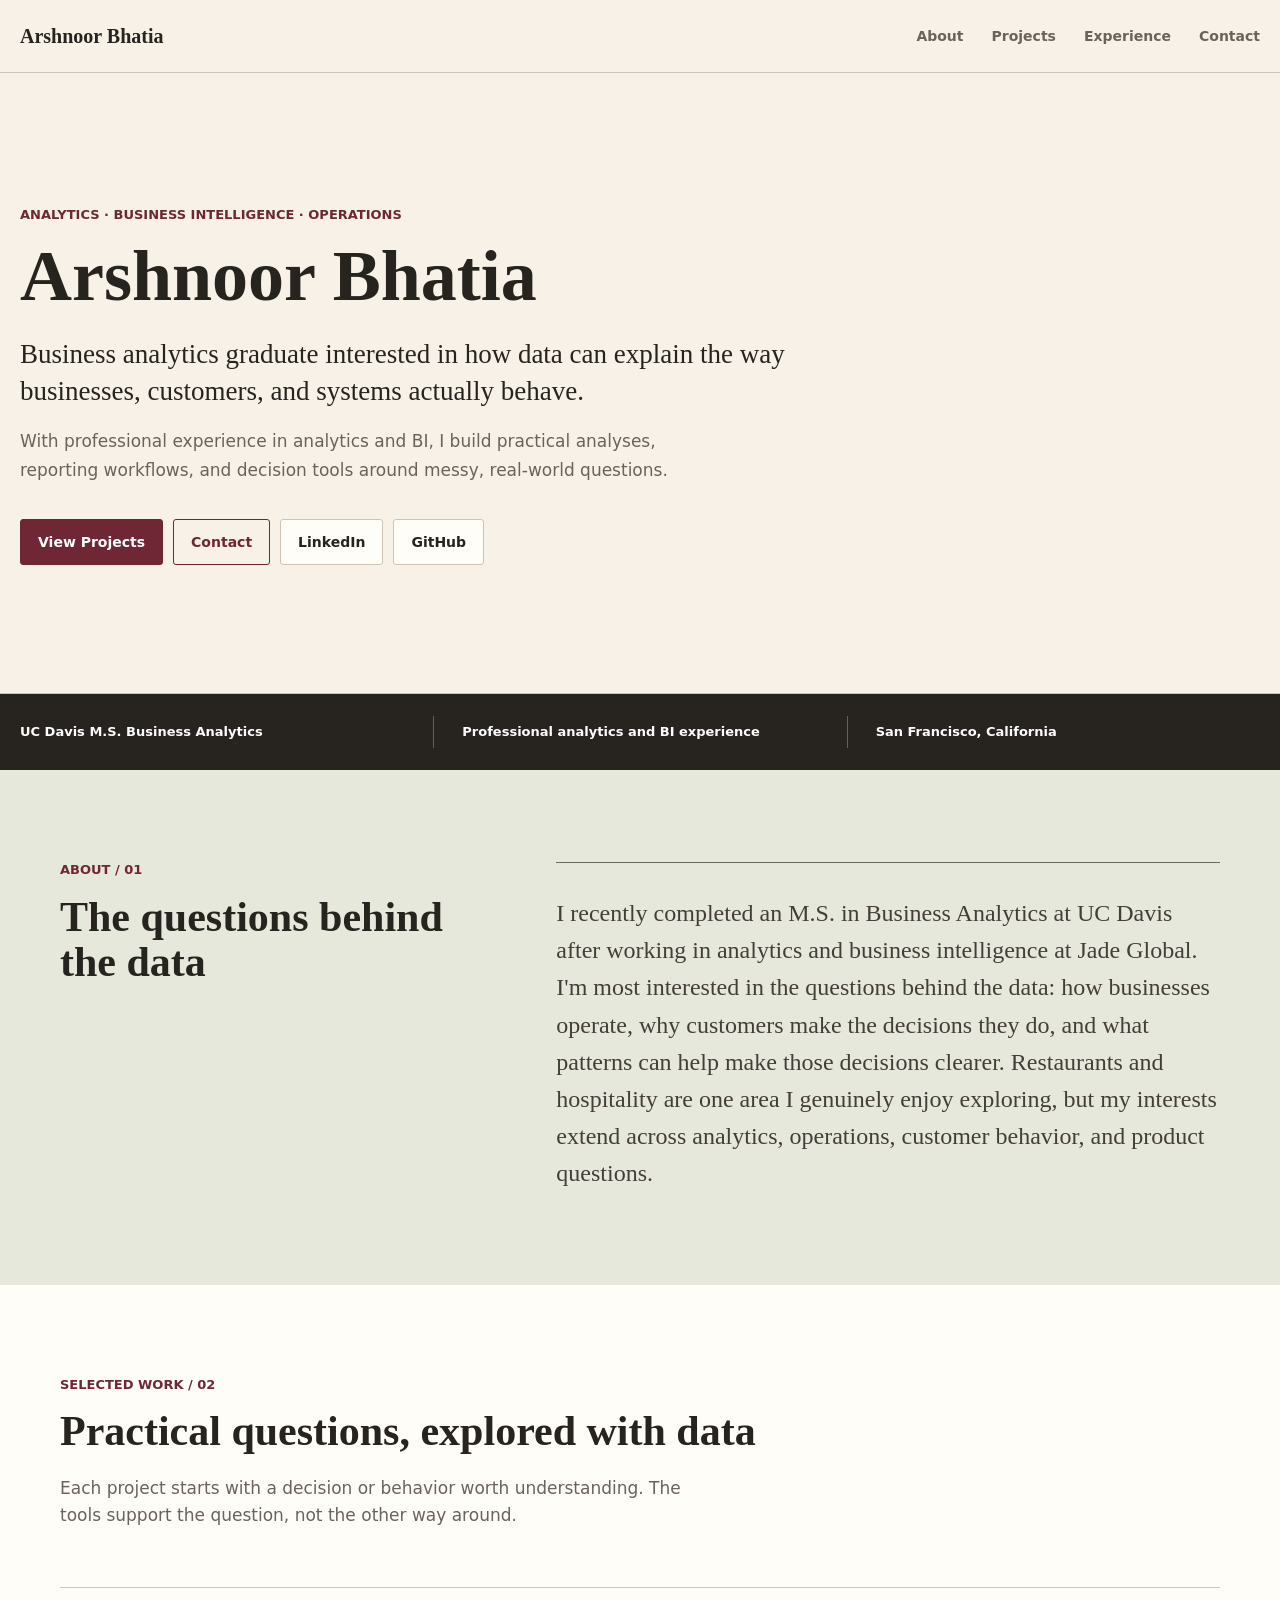
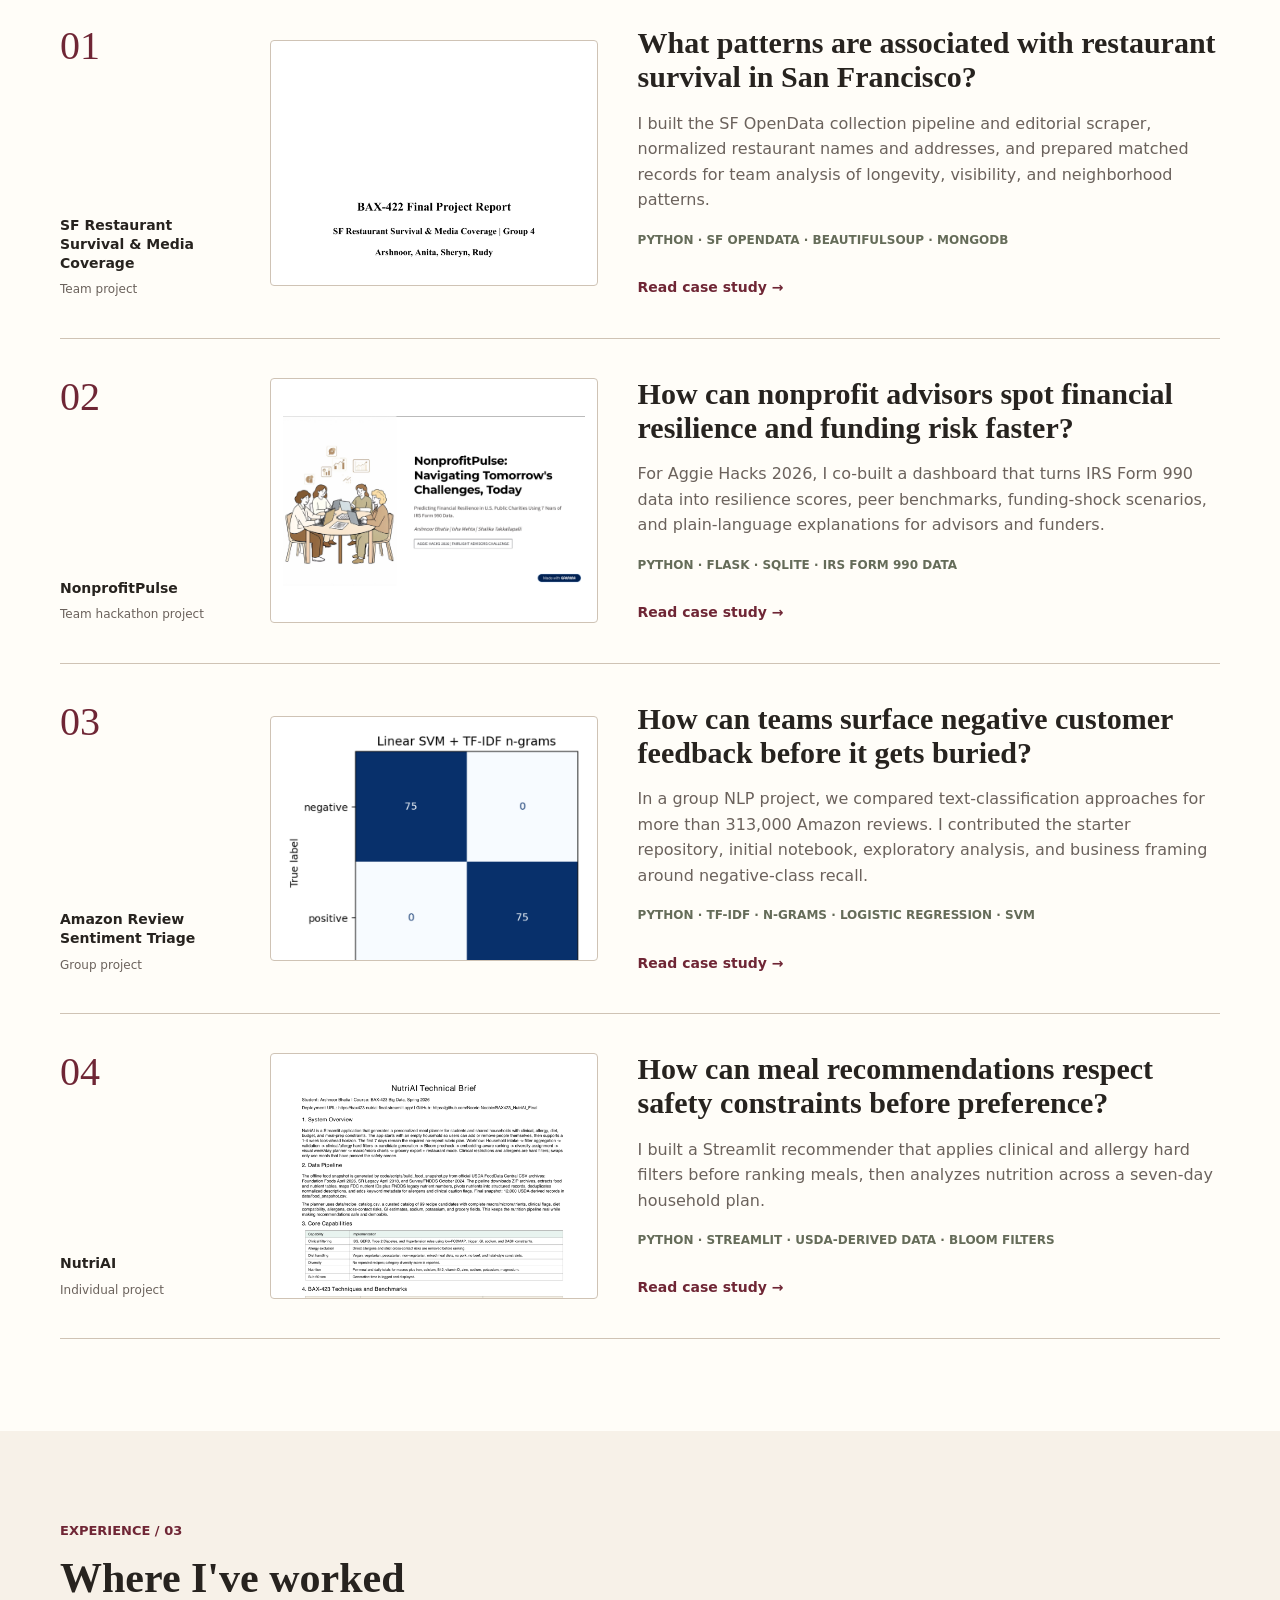
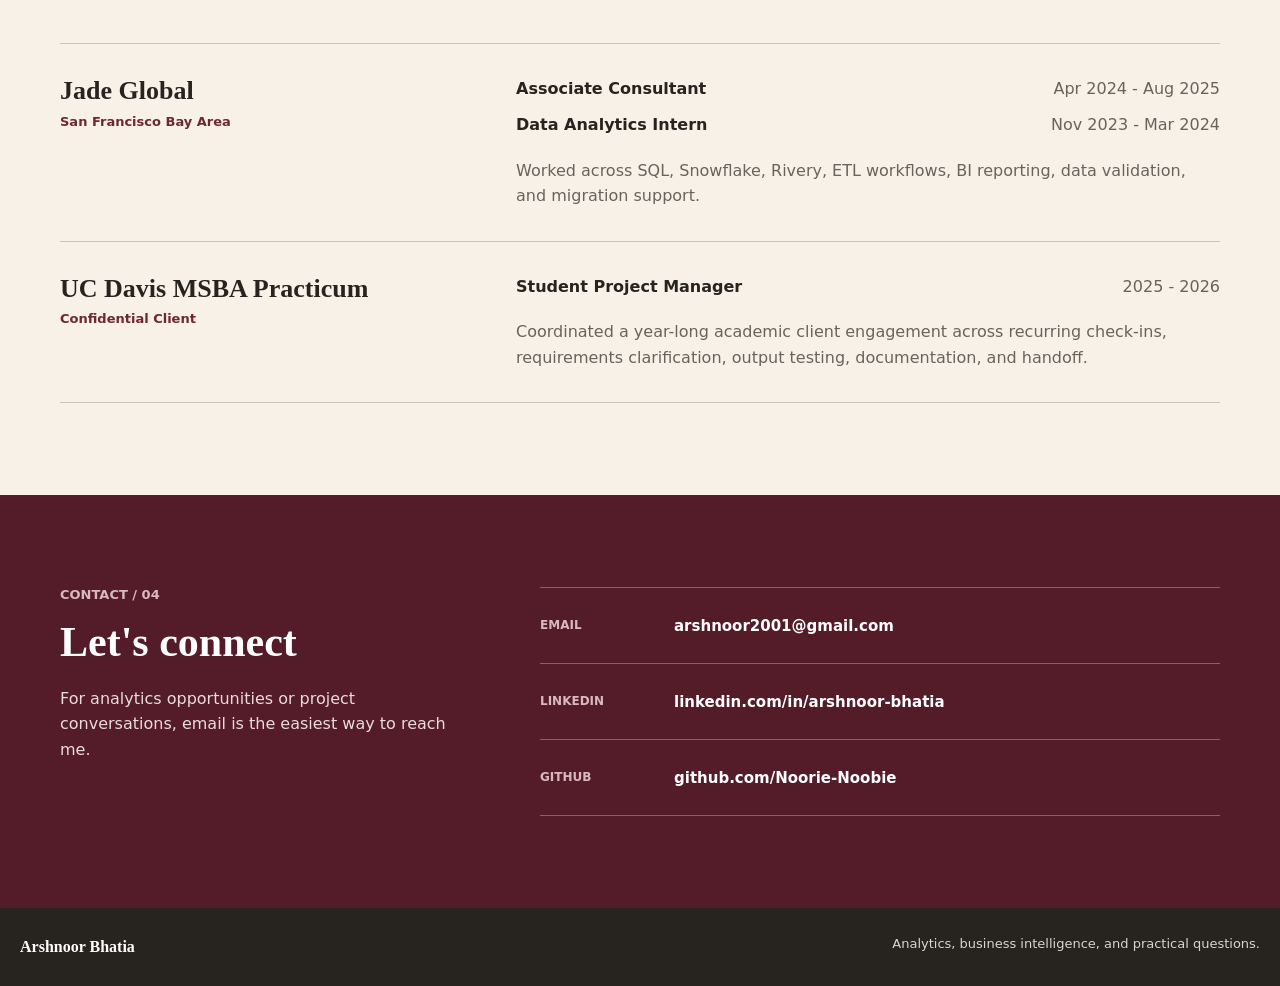
<file: index.html>
<!DOCTYPE html>
<html lang="en">
<head>
  <meta charset="utf-8">
  <meta name="viewport" content="width=device-width, initial-scale=1">
  <title>Arshnoor Bhatia | Analytics Portfolio</title>
  <meta name="description" content="The analytics portfolio of Arshnoor Bhatia, a UC Davis M.S. Business Analytics graduate with professional experience in analytics and business intelligence.">
  <link rel="icon" href="assets/favicon.svg" type="image/svg+xml">
  <link rel="stylesheet" href="styles.css">
</head>
<body>
  <a class="skip-link" href="#main-content">Skip to main content</a>

  <header class="site-header">
    <div class="header-inner">
      <a class="brand" href="#home" aria-label="Arshnoor Bhatia, home">Arshnoor Bhatia</a>
      <nav aria-label="Main navigation">
        <a href="#about">About</a>
        <a href="#projects">Projects</a>
        <a href="#experience">Experience</a>
        <a href="#contact">Contact</a>
      </nav>
    </div>
  </header>

  <main id="main-content">
    <section class="hero" id="home" aria-labelledby="hero-title">
      <div class="hero-inner">
        <div class="hero-copy">
          <p class="eyebrow">Analytics &middot; Business Intelligence &middot; Operations</p>
          <h1 id="hero-title">Arshnoor Bhatia</h1>
          <p class="hero-positioning">Business analytics graduate interested in how data can explain the way businesses, customers, and systems actually behave.</p>
          <p class="hero-support">With professional experience in analytics and BI, I build practical analyses, reporting workflows, and decision tools around messy, real-world questions.</p>
          <div class="hero-actions">
            <a class="button primary" href="#projects">View Projects</a>
            <a class="button secondary" href="#contact">Contact</a>
            <a class="button quiet" href="https://www.linkedin.com/in/arshnoor-bhatia/">LinkedIn</a>
            <a class="button quiet" href="https://github.com/Noorie-Noobie">GitHub</a>
            <!-- Add a Resume button here only after an approved current PDF is committed. -->
          </div>
        </div>

        <figure class="profile-portrait" hidden>
          <!-- Add assets/arshnoor-bhatia-profile.webp, remove the hidden attribute, then insert:
          <img src="assets/arshnoor-bhatia-profile.webp" alt="Arshnoor Bhatia">
          -->
        </figure>
      </div>
    </section>

    <aside class="credibility-strip" aria-label="Professional highlights">
      <ul>
        <li>UC Davis M.S. Business Analytics</li>
        <li>Professional analytics and BI experience</li>
        <li>San Francisco, California</li>
      </ul>
    </aside>

    <section class="section about-section" id="about" aria-labelledby="about-title">
      <div class="section-inner section-split">
        <div class="section-heading">
          <p class="section-number">About / 01</p>
          <h2 id="about-title">The questions behind the data</h2>
        </div>
        <div class="about-copy">
          <p>I recently completed an M.S. in Business Analytics at UC Davis after working in analytics and business intelligence at Jade Global. I'm most interested in the questions behind the data: how businesses operate, why customers make the decisions they do, and what patterns can help make those decisions clearer. Restaurants and hospitality are one area I genuinely enjoy exploring, but my interests extend across analytics, operations, customer behavior, and product questions.</p>
        </div>
      </div>
    </section>

    <section class="section projects-section" id="projects" aria-labelledby="projects-title">
      <div class="section-inner">
        <div class="section-heading projects-heading">
          <p class="section-number">Selected work / 02</p>
          <h2 id="projects-title">Practical questions, explored with data</h2>
          <p>Each project starts with a decision or behavior worth understanding. The tools support the question, not the other way around.</p>
        </div>

        <div class="project-list">
          <article class="project-row">
            <div class="project-label">
              <span aria-hidden="true">01</span>
              <p>SF Restaurant Survival &amp; Media Coverage</p>
              <small>Team project</small>
            </div>
            <a class="project-image" href="projects/sf-restaurant-survival.html" aria-label="Read the SF Restaurant Survival and Media Coverage case study">
              <img src="assets/ddr-cover.png" alt="Cover of the SF Restaurant Survival and Media Coverage report" loading="lazy" decoding="async">
            </a>
            <div class="project-body">
              <h3>What patterns are associated with restaurant survival in San Francisco?</h3>
              <p>I built the SF OpenData collection pipeline and editorial scraper, normalized restaurant names and addresses, and prepared matched records for team analysis of longevity, visibility, and neighborhood patterns.</p>
              <p class="project-tools">Python &middot; SF OpenData &middot; BeautifulSoup &middot; MongoDB</p>
              <a class="text-link" href="projects/sf-restaurant-survival.html">Read case study <span aria-hidden="true">&rarr;</span></a>
            </div>
          </article>

          <article class="project-row">
            <div class="project-label">
              <span aria-hidden="true">02</span>
              <p>NonprofitPulse</p>
              <small>Team hackathon project</small>
            </div>
            <a class="project-image" href="projects/nonprofitpulse.html" aria-label="Read the NonprofitPulse case study">
              <img src="assets/nonprofitpulse-cover.png" alt="NonprofitPulse financial resilience dashboard" loading="lazy" decoding="async">
            </a>
            <div class="project-body">
              <h3>How can nonprofit advisors spot financial resilience and funding risk faster?</h3>
              <p>For Aggie Hacks 2026, I co-built a dashboard that turns IRS Form 990 data into resilience scores, peer benchmarks, funding-shock scenarios, and plain-language explanations for advisors and funders.</p>
              <p class="project-tools">Python &middot; Flask &middot; SQLite &middot; IRS Form 990 data</p>
              <a class="text-link" href="projects/nonprofitpulse.html">Read case study <span aria-hidden="true">&rarr;</span></a>
            </div>
          </article>

          <article class="project-row">
            <div class="project-label">
              <span aria-hidden="true">03</span>
              <p>Amazon Review Sentiment Triage</p>
              <small>Group project</small>
            </div>
            <a class="project-image" href="projects/sentiment-triage.html" aria-label="Read the Amazon Review Sentiment Triage case study">
              <img src="assets/sentiment-cover.png" alt="Confusion matrix from the Amazon review sentiment analysis" loading="lazy" decoding="async">
            </a>
            <div class="project-body">
              <h3>How can teams surface negative customer feedback before it gets buried?</h3>
              <p>In a group NLP project, we compared text-classification approaches for more than 313,000 Amazon reviews. I contributed the starter repository, initial notebook, exploratory analysis, and business framing around negative-class recall.</p>
              <p class="project-tools">Python &middot; TF-IDF &middot; n-grams &middot; Logistic Regression &middot; SVM</p>
              <a class="text-link" href="projects/sentiment-triage.html">Read case study <span aria-hidden="true">&rarr;</span></a>
            </div>
          </article>

          <article class="project-row">
            <div class="project-label">
              <span aria-hidden="true">04</span>
              <p>NutriAI</p>
              <small>Individual project</small>
            </div>
            <a class="project-image" href="projects/nutriai.html" aria-label="Read the NutriAI case study">
              <img src="assets/nutriai-cover.png" alt="Cover of the NutriAI technical brief" loading="lazy" decoding="async">
            </a>
            <div class="project-body">
              <h3>How can meal recommendations respect safety constraints before preference?</h3>
              <p>I built a Streamlit recommender that applies clinical and allergy hard filters before ranking meals, then analyzes nutrition across a seven-day household plan.</p>
              <p class="project-tools">Python &middot; Streamlit &middot; USDA-derived data &middot; Bloom filters</p>
              <a class="text-link" href="projects/nutriai.html">Read case study <span aria-hidden="true">&rarr;</span></a>
            </div>
          </article>
        </div>
      </div>
    </section>

    <section class="section experience-section" id="experience" aria-labelledby="experience-title">
      <div class="section-inner">
        <div class="section-heading">
          <p class="section-number">Experience / 03</p>
          <h2 id="experience-title">Where I've worked</h2>
        </div>

        <div class="experience-list">
          <article class="experience-row">
            <div>
              <h3>Jade Global</h3>
              <p class="experience-location">San Francisco Bay Area</p>
            </div>
            <div class="experience-details">
              <p><strong>Associate Consultant</strong> <span>Apr 2024 - Aug 2025</span></p>
              <p><strong>Data Analytics Intern</strong> <span>Nov 2023 - Mar 2024</span></p>
              <p class="experience-summary">Worked across SQL, Snowflake, Rivery, ETL workflows, BI reporting, data validation, and migration support.</p>
            </div>
          </article>

          <article class="experience-row">
            <div>
              <h3>UC Davis MSBA Practicum</h3>
              <p class="experience-location">Confidential Client</p>
            </div>
            <div class="experience-details">
              <p><strong>Student Project Manager</strong> <span>2025 - 2026</span></p>
              <p class="experience-summary">Coordinated a year-long academic client engagement across recurring check-ins, requirements clarification, output testing, documentation, and handoff.</p>
            </div>
          </article>
        </div>
      </div>
    </section>

    <section class="section contact-section" id="contact" aria-labelledby="contact-title">
      <div class="section-inner contact-layout">
        <div>
          <p class="section-number">Contact / 04</p>
          <h2 id="contact-title">Let's connect</h2>
          <p>For analytics opportunities or project conversations, email is the easiest way to reach me.</p>
        </div>
        <div class="contact-links">
          <a href="mailto:arshnoor2001@gmail.com">
            <span>Email</span>
            <strong>arshnoor2001@gmail.com</strong>
          </a>
          <a href="https://www.linkedin.com/in/arshnoor-bhatia/">
            <span>LinkedIn</span>
            <strong>linkedin.com/in/arshnoor-bhatia</strong>
          </a>
          <a href="https://github.com/Noorie-Noobie">
            <span>GitHub</span>
            <strong>github.com/Noorie-Noobie</strong>
          </a>
        </div>
      </div>
    </section>
  </main>

  <footer class="site-footer">
    <p>Arshnoor Bhatia</p>
    <p>Analytics, business intelligence, and practical questions.</p>
  </footer>
</body>
</html>
</file>
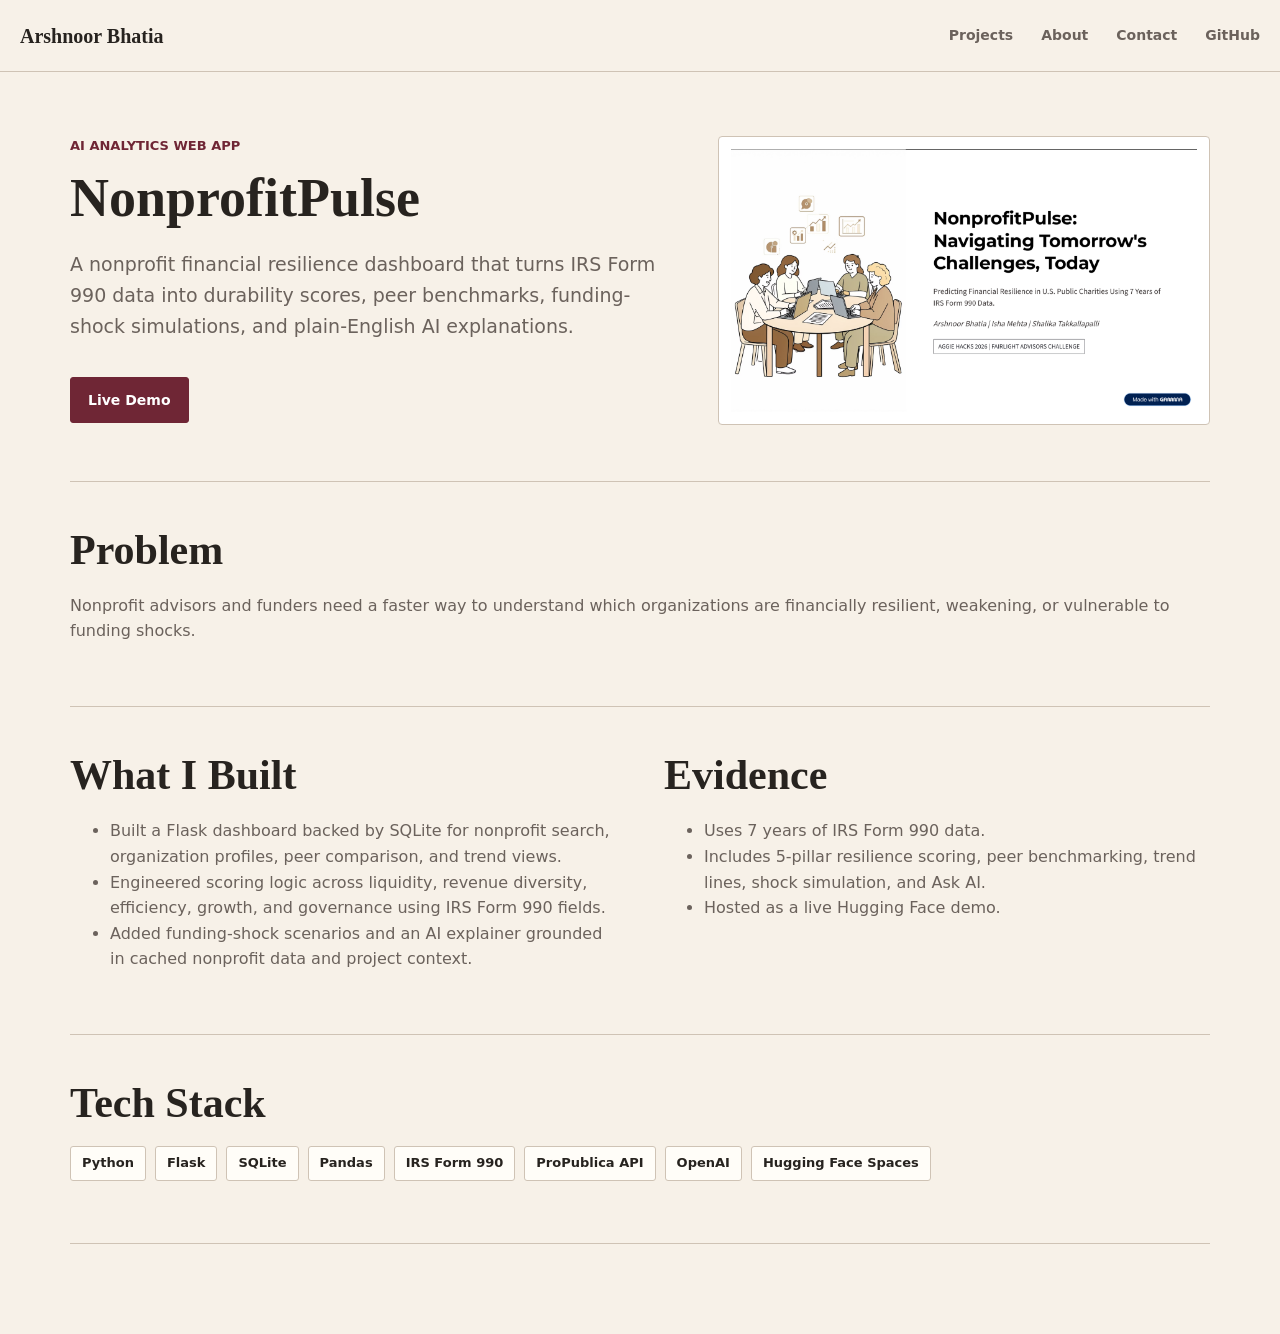
<file: projects/nonprofitpulse.html>
<!doctype html>
<html lang="en">
<head>
  <meta charset="utf-8">
  <meta name="viewport" content="width=device-width, initial-scale=1">
  <title>NonprofitPulse | Arshnoor Bhatia</title>
  <link rel="icon" href="../assets/favicon.svg" type="image/svg+xml">
  <link rel="stylesheet" href="../styles.css">
</head>
<body>
  <header class="site-header" aria-label="Primary">
    <a class="brand" href="../index.html">Arshnoor Bhatia</a>
    <nav>
      <a href="../index.html#projects">Projects</a>
      <a href="../index.html#about">About</a>
      <a href="../index.html#contact">Contact</a>
      <a href="https://github.com/Noorie-Noobie">GitHub</a>
    </nav>
  </header>

  <main class="case-main">
    <section class="case-hero">
      <div>
        <p class="eyebrow">AI analytics web app</p>
        <h1>NonprofitPulse</h1>
        <p class="lede">A nonprofit financial resilience dashboard that turns IRS Form 990 data into durability scores, peer benchmarks, funding-shock simulations, and plain-English AI explanations.</p>
        <div class="hero-actions">
          <a class="button primary" href="https://yash2998home-test-noobie-nonprofit.hf.space/">Live Demo</a>
        </div>
      </div>
      <img class="case-image" src="../assets/nonprofitpulse-cover.png" alt="NonprofitPulse presentation cover">
    </section>

    <section class="case-section">
      <h2>Problem</h2>
      <p>Nonprofit advisors and funders need a faster way to understand which organizations are financially resilient, weakening, or vulnerable to funding shocks.</p>
    </section>

    <section class="case-section columns">
      <div>
        <h2>What I Built</h2>
        <ul>
          <li>Built a Flask dashboard backed by SQLite for nonprofit search, organization profiles, peer comparison, and trend views.</li>
          <li>Engineered scoring logic across liquidity, revenue diversity, efficiency, growth, and governance using IRS Form 990 fields.</li>
          <li>Added funding-shock scenarios and an AI explainer grounded in cached nonprofit data and project context.</li>
        </ul>
      </div>
      <div>
        <h2>Evidence</h2>
        <ul>
          <li>Uses 7 years of IRS Form 990 data.</li>
          <li>Includes 5-pillar resilience scoring, peer benchmarking, trend lines, shock simulation, and Ask AI.</li>
          <li>Hosted as a live Hugging Face demo.</li>
        </ul>
      </div>
    </section>

    <section class="case-section">
      <h2>Tech Stack</h2>
      <p class="chip-row"><span>Python</span><span>Flask</span><span>SQLite</span><span>Pandas</span><span>IRS Form 990</span><span>ProPublica API</span><span>OpenAI</span><span>Hugging Face Spaces</span></p>
    </section>
  </main>
</body>
</html>
</file>
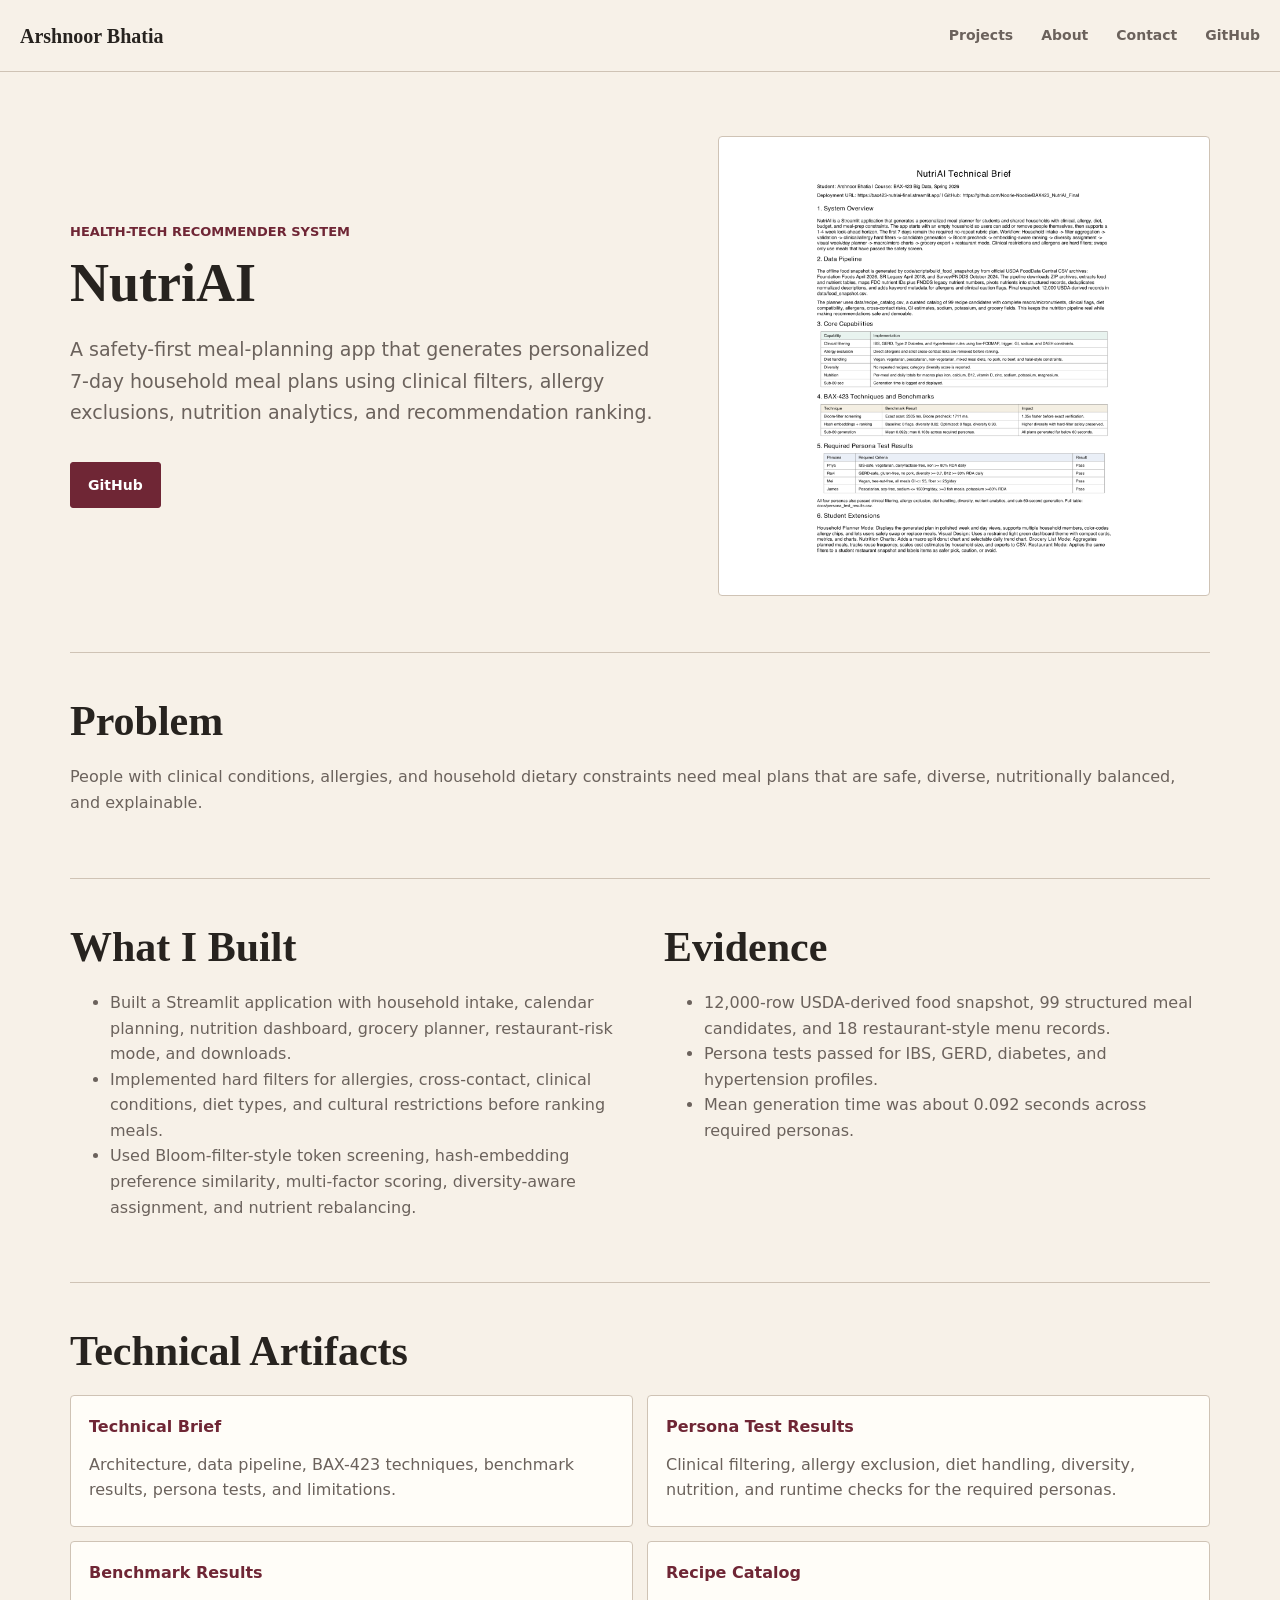
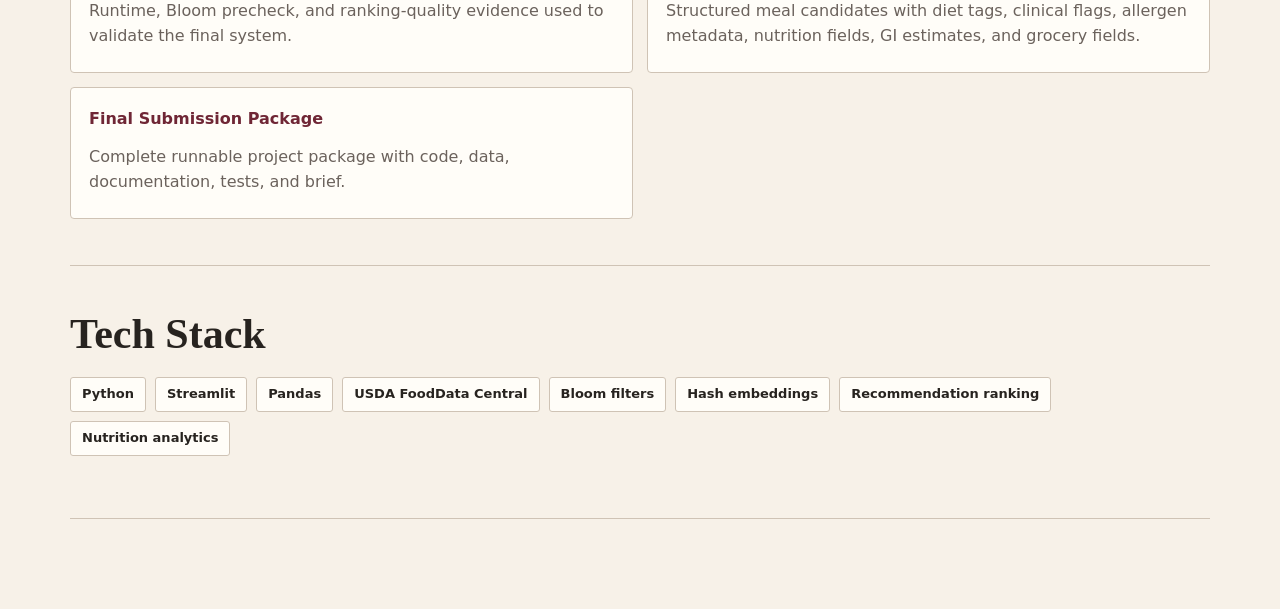
<file: projects/nutriai.html>
<!doctype html>
<html lang="en">
<head>
  <meta charset="utf-8">
  <meta name="viewport" content="width=device-width, initial-scale=1">
  <title>NutriAI | Arshnoor Bhatia</title>
  <link rel="icon" href="../assets/favicon.svg" type="image/svg+xml">
  <link rel="stylesheet" href="../styles.css">
</head>
<body>
  <header class="site-header" aria-label="Primary">
    <a class="brand" href="../index.html">Arshnoor Bhatia</a>
    <nav>
      <a href="../index.html#projects">Projects</a>
      <a href="../index.html#about">About</a>
      <a href="../index.html#contact">Contact</a>
      <a href="https://github.com/Noorie-Noobie">GitHub</a>
    </nav>
  </header>

  <main class="case-main">
    <section class="case-hero">
      <div>
        <p class="eyebrow">Health-tech recommender system</p>
        <h1>NutriAI</h1>
        <p class="lede">A safety-first meal-planning app that generates personalized 7-day household meal plans using clinical filters, allergy exclusions, nutrition analytics, and recommendation ranking.</p>
        <div class="hero-actions">
          <a class="button primary" href="https://github.com/Noorie-Noobie/BAX423_NutriAI_Final">GitHub</a>
        </div>
      </div>
      <img class="case-image" src="../assets/nutriai-cover.png" alt="NutriAI technical brief preview">
    </section>

    <section class="case-section">
      <h2>Problem</h2>
      <p>People with clinical conditions, allergies, and household dietary constraints need meal plans that are safe, diverse, nutritionally balanced, and explainable.</p>
    </section>

    <section class="case-section columns">
      <div>
        <h2>What I Built</h2>
        <ul>
          <li>Built a Streamlit application with household intake, calendar planning, nutrition dashboard, grocery planner, restaurant-risk mode, and downloads.</li>
          <li>Implemented hard filters for allergies, cross-contact, clinical conditions, diet types, and cultural restrictions before ranking meals.</li>
          <li>Used Bloom-filter-style token screening, hash-embedding preference similarity, multi-factor scoring, diversity-aware assignment, and nutrient rebalancing.</li>
        </ul>
      </div>
      <div>
        <h2>Evidence</h2>
        <ul>
          <li>12,000-row USDA-derived food snapshot, 99 structured meal candidates, and 18 restaurant-style menu records.</li>
          <li>Persona tests passed for IBS, GERD, diabetes, and hypertension profiles.</li>
          <li>Mean generation time was about 0.092 seconds across required personas.</li>
        </ul>
      </div>
    </section>

    <section class="case-section">
      <h2>Technical Artifacts</h2>
      <div class="artifact-grid">
        <a class="artifact-card" href="../artifacts/nutriai/technical_brief.pdf">
          <strong>Technical Brief</strong>
          <span>Architecture, data pipeline, BAX-423 techniques, benchmark results, persona tests, and limitations.</span>
        </a>
        <a class="artifact-card" href="../artifacts/nutriai/persona_test_results.csv">
          <strong>Persona Test Results</strong>
          <span>Clinical filtering, allergy exclusion, diet handling, diversity, nutrition, and runtime checks for the required personas.</span>
        </a>
        <a class="artifact-card" href="../artifacts/nutriai/benchmark_results.csv">
          <strong>Benchmark Results</strong>
          <span>Runtime, Bloom precheck, and ranking-quality evidence used to validate the final system.</span>
        </a>
        <a class="artifact-card" href="../artifacts/nutriai/recipe_catalog.csv">
          <strong>Recipe Catalog</strong>
          <span>Structured meal candidates with diet tags, clinical flags, allergen metadata, nutrition fields, GI estimates, and grocery fields.</span>
        </a>
        <a class="artifact-card" href="../artifacts/nutriai/final_submission_package.zip">
          <strong>Final Submission Package</strong>
          <span>Complete runnable project package with code, data, documentation, tests, and brief.</span>
        </a>
      </div>
    </section>

    <section class="case-section">
      <h2>Tech Stack</h2>
      <p class="chip-row"><span>Python</span><span>Streamlit</span><span>Pandas</span><span>USDA FoodData Central</span><span>Bloom filters</span><span>Hash embeddings</span><span>Recommendation ranking</span><span>Nutrition analytics</span></p>
    </section>
  </main>
</body>
</html>
</file>
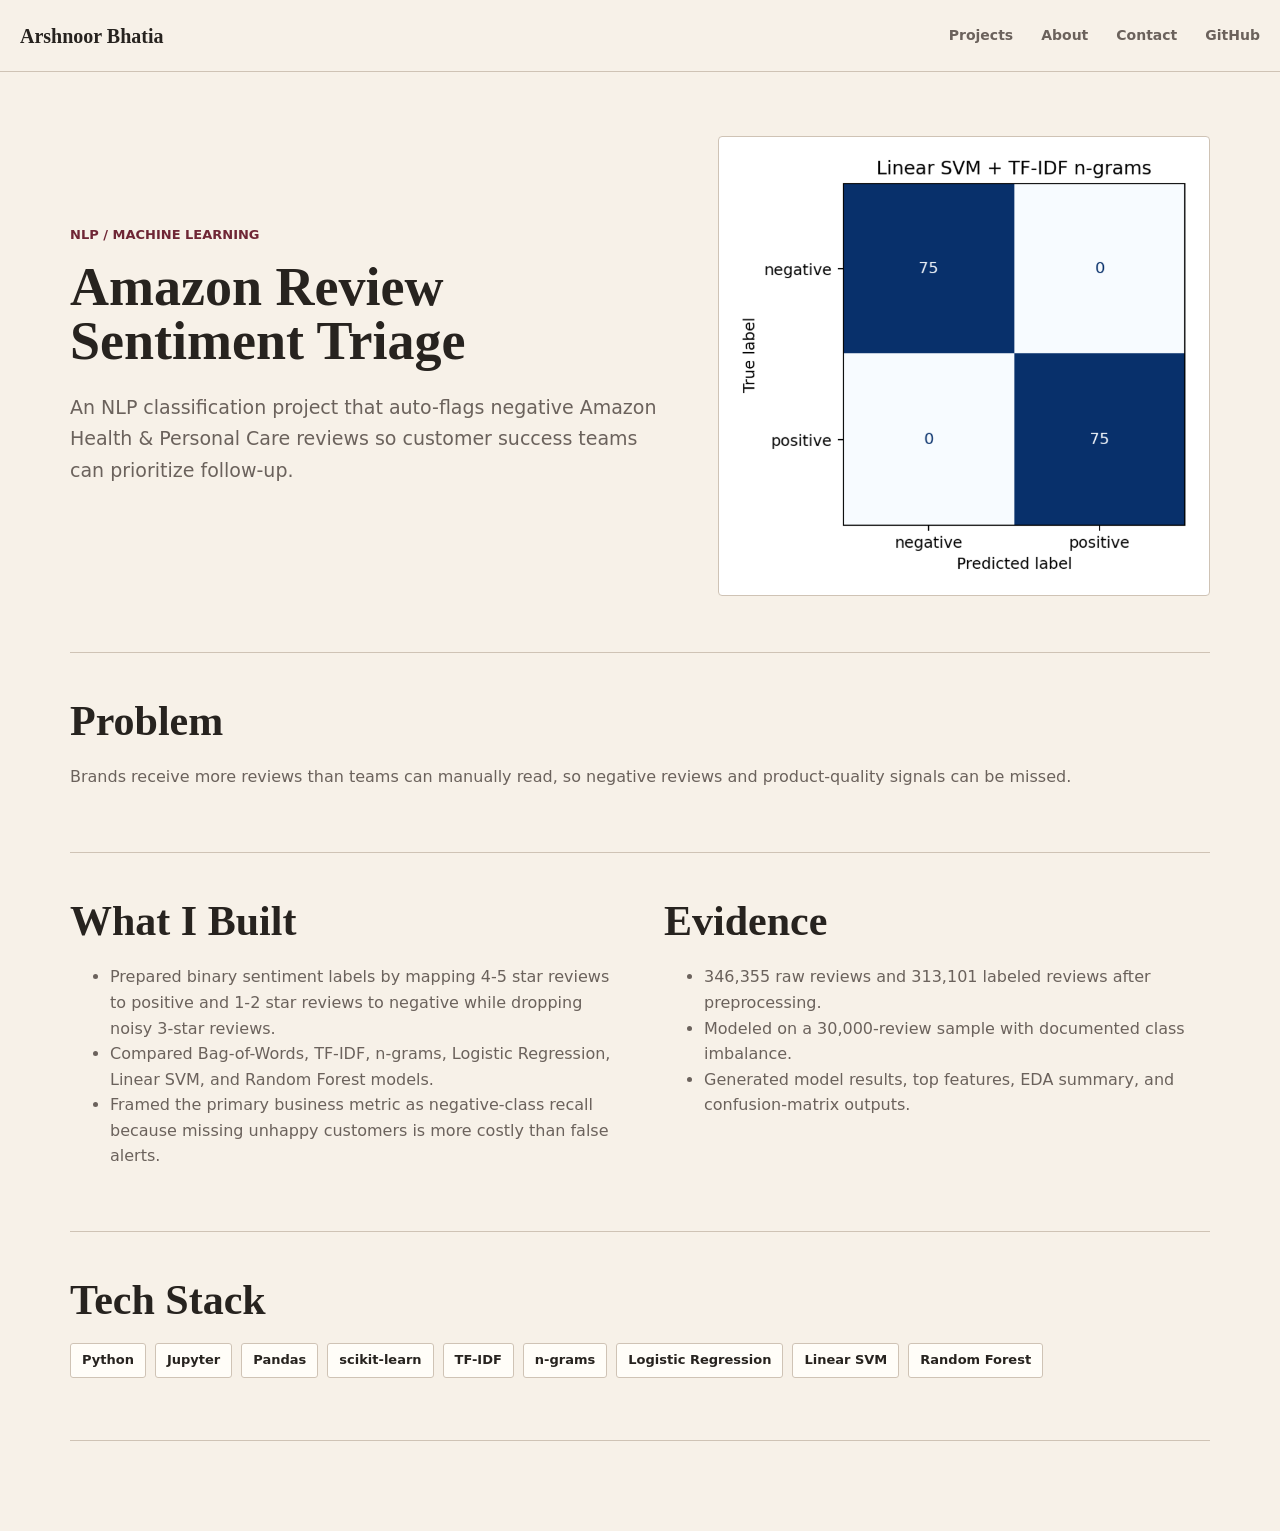
<file: projects/sentiment-triage.html>
<!doctype html>
<html lang="en">
<head>
  <meta charset="utf-8">
  <meta name="viewport" content="width=device-width, initial-scale=1">
  <title>Amazon Review Sentiment Triage | Arshnoor Bhatia</title>
  <link rel="icon" href="../assets/favicon.svg" type="image/svg+xml">
  <link rel="stylesheet" href="../styles.css">
</head>
<body>
  <header class="site-header" aria-label="Primary">
    <a class="brand" href="../index.html">Arshnoor Bhatia</a>
    <nav>
      <a href="../index.html#projects">Projects</a>
      <a href="../index.html#about">About</a>
      <a href="../index.html#contact">Contact</a>
      <a href="https://github.com/Noorie-Noobie">GitHub</a>
    </nav>
  </header>

  <main class="case-main">
    <section class="case-hero">
      <div>
        <p class="eyebrow">NLP / machine learning</p>
        <h1>Amazon Review Sentiment Triage</h1>
        <p class="lede">An NLP classification project that auto-flags negative Amazon Health & Personal Care reviews so customer success teams can prioritize follow-up.</p>
      </div>
      <img class="case-image" src="../assets/sentiment-cover.png" alt="Linear SVM TF-IDF n-grams confusion matrix">
    </section>

    <section class="case-section">
      <h2>Problem</h2>
      <p>Brands receive more reviews than teams can manually read, so negative reviews and product-quality signals can be missed.</p>
    </section>

    <section class="case-section columns">
      <div>
        <h2>What I Built</h2>
        <ul>
          <li>Prepared binary sentiment labels by mapping 4-5 star reviews to positive and 1-2 star reviews to negative while dropping noisy 3-star reviews.</li>
          <li>Compared Bag-of-Words, TF-IDF, n-grams, Logistic Regression, Linear SVM, and Random Forest models.</li>
          <li>Framed the primary business metric as negative-class recall because missing unhappy customers is more costly than false alerts.</li>
        </ul>
      </div>
      <div>
        <h2>Evidence</h2>
        <ul>
          <li>346,355 raw reviews and 313,101 labeled reviews after preprocessing.</li>
          <li>Modeled on a 30,000-review sample with documented class imbalance.</li>
          <li>Generated model results, top features, EDA summary, and confusion-matrix outputs.</li>
        </ul>
      </div>
    </section>

    <section class="case-section">
      <h2>Tech Stack</h2>
      <p class="chip-row"><span>Python</span><span>Jupyter</span><span>Pandas</span><span>scikit-learn</span><span>TF-IDF</span><span>n-grams</span><span>Logistic Regression</span><span>Linear SVM</span><span>Random Forest</span></p>
    </section>
  </main>
</body>
</html>
</file>
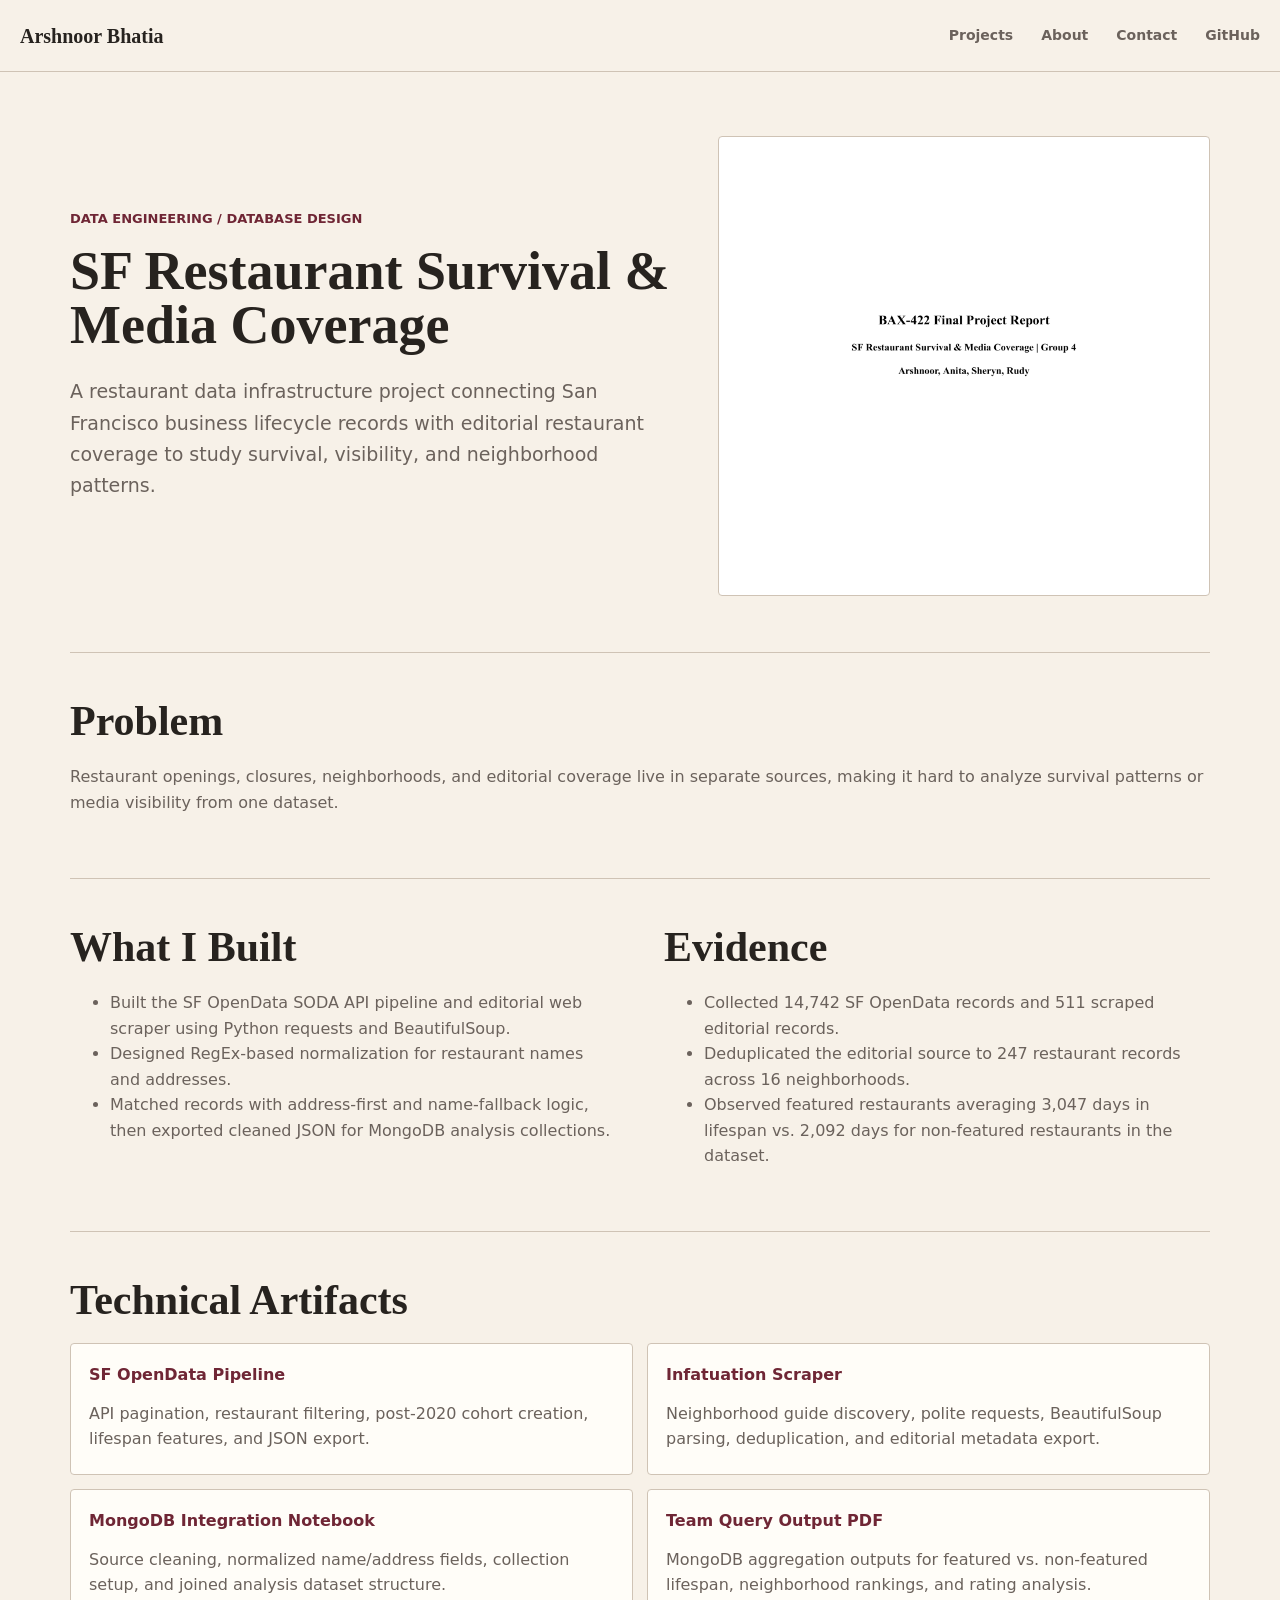
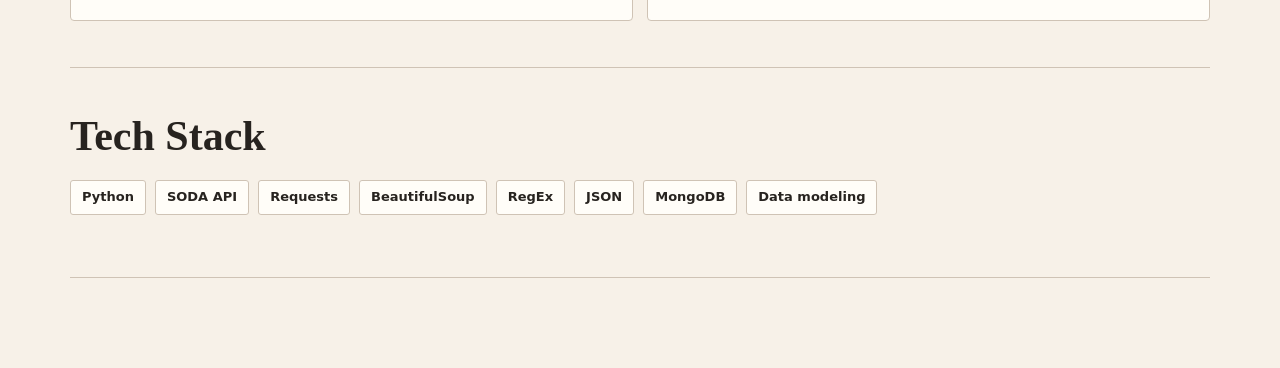
<file: projects/sf-restaurant-survival.html>
<!doctype html>
<html lang="en">
<head>
  <meta charset="utf-8">
  <meta name="viewport" content="width=device-width, initial-scale=1">
  <title>SF Restaurant Survival | Arshnoor Bhatia</title>
  <link rel="icon" href="../assets/favicon.svg" type="image/svg+xml">
  <link rel="stylesheet" href="../styles.css">
</head>
<body>
  <header class="site-header" aria-label="Primary">
    <a class="brand" href="../index.html">Arshnoor Bhatia</a>
    <nav>
      <a href="../index.html#projects">Projects</a>
      <a href="../index.html#about">About</a>
      <a href="../index.html#contact">Contact</a>
      <a href="https://github.com/Noorie-Noobie">GitHub</a>
    </nav>
  </header>

  <main class="case-main">
    <section class="case-hero">
      <div>
        <p class="eyebrow">Data engineering / database design</p>
        <h1>SF Restaurant Survival & Media Coverage</h1>
        <p class="lede">A restaurant data infrastructure project connecting San Francisco business lifecycle records with editorial restaurant coverage to study survival, visibility, and neighborhood patterns.</p>
      </div>
      <img class="case-image" src="../assets/ddr-cover.png" alt="SF Restaurant Survival report cover">
    </section>

    <section class="case-section">
      <h2>Problem</h2>
      <p>Restaurant openings, closures, neighborhoods, and editorial coverage live in separate sources, making it hard to analyze survival patterns or media visibility from one dataset.</p>
    </section>

    <section class="case-section columns">
      <div>
        <h2>What I Built</h2>
        <ul>
          <li>Built the SF OpenData SODA API pipeline and editorial web scraper using Python requests and BeautifulSoup.</li>
          <li>Designed RegEx-based normalization for restaurant names and addresses.</li>
          <li>Matched records with address-first and name-fallback logic, then exported cleaned JSON for MongoDB analysis collections.</li>
        </ul>
      </div>
      <div>
        <h2>Evidence</h2>
        <ul>
          <li>Collected 14,742 SF OpenData records and 511 scraped editorial records.</li>
          <li>Deduplicated the editorial source to 247 restaurant records across 16 neighborhoods.</li>
          <li>Observed featured restaurants averaging 3,047 days in lifespan vs. 2,092 days for non-featured restaurants in the dataset.</li>
        </ul>
      </div>
    </section>

    <section class="case-section">
      <h2>Technical Artifacts</h2>
      <div class="artifact-grid">
        <a class="artifact-card" href="../artifacts/sf-restaurant/sf_opendata_pipeline.ipynb">
          <strong>SF OpenData Pipeline</strong>
          <span>API pagination, restaurant filtering, post-2020 cohort creation, lifespan features, and JSON export.</span>
        </a>
        <a class="artifact-card" href="../artifacts/sf-restaurant/infatuation_scraper.ipynb">
          <strong>Infatuation Scraper</strong>
          <span>Neighborhood guide discovery, polite requests, BeautifulSoup parsing, deduplication, and editorial metadata export.</span>
        </a>
        <a class="artifact-card" href="../artifacts/sf-restaurant/mongodb_database_integration.ipynb">
          <strong>MongoDB Integration Notebook</strong>
          <span>Source cleaning, normalized name/address fields, collection setup, and joined analysis dataset structure.</span>
        </a>
        <a class="artifact-card" href="../artifacts/sf-restaurant/mongodb_query_outputs.pdf">
          <strong>Team Query Output PDF</strong>
          <span>MongoDB aggregation outputs for featured vs. non-featured lifespan, neighborhood rankings, and rating analysis.</span>
        </a>
      </div>
    </section>

    <section class="case-section">
      <h2>Tech Stack</h2>
      <p class="chip-row"><span>Python</span><span>SODA API</span><span>Requests</span><span>BeautifulSoup</span><span>RegEx</span><span>JSON</span><span>MongoDB</span><span>Data modeling</span></p>
    </section>
  </main>
</body>
</html>
</file>
<file: styles.css>
:root {
  --ink: #27231f;
  --muted: #6b625c;
  --paper: #f7f1e8;
  --paper-light: #fffdf8;
  --oxblood: #6f2635;
  --oxblood-dark: #541b28;
  --sage: #656c59;
  --sage-pale: #e7e8dc;
  --line: #cfc3b5;
  --white: #ffffff;
  --serif: "Iowan Old Style", "Palatino Linotype", Palatino, Baskerville, Georgia, serif;
  --sans: Inter, ui-sans-serif, system-ui, -apple-system, BlinkMacSystemFont, "Segoe UI", sans-serif;
}

* {
  box-sizing: border-box;
}

html {
  scroll-behavior: smooth;
  scroll-padding-top: 96px;
}

body {
  margin: 0;
  color: var(--ink);
  background: var(--paper);
  font-family: var(--sans);
  font-size: 16px;
  line-height: 1.6;
  letter-spacing: 0;
}

a {
  color: inherit;
  text-decoration: none;
}

img {
  display: block;
  max-width: 100%;
}

h1,
h2,
h3,
p,
ul,
figure {
  margin-top: 0;
}

h1,
h2,
h3 {
  font-family: var(--serif);
  font-weight: 600;
  letter-spacing: 0;
}

h1 {
  margin-bottom: 24px;
  font-size: 72px;
  line-height: 1;
}

h2 {
  margin-bottom: 20px;
  font-size: 42px;
  line-height: 1.08;
}

h3 {
  margin-bottom: 16px;
  font-size: 30px;
  line-height: 1.14;
}

.skip-link {
  position: fixed;
  top: 12px;
  left: 12px;
  z-index: 100;
  padding: 10px 14px;
  color: var(--white);
  background: var(--oxblood);
  transform: translateY(-160%);
}

.skip-link:focus {
  transform: translateY(0);
}

a:focus-visible {
  outline: 3px solid var(--oxblood);
  outline-offset: 4px;
}

.contact-section a:focus-visible,
.site-footer a:focus-visible {
  outline-color: var(--white);
}

.site-header {
  position: sticky;
  top: 0;
  z-index: 20;
  display: flex;
  align-items: center;
  min-height: 72px;
  background: rgba(247, 241, 232, 0.97);
  border-bottom: 1px solid var(--line);
}

.header-inner {
  display: flex;
  align-items: center;
  justify-content: space-between;
  gap: 32px;
  width: min(100% - 40px, 1240px);
  min-height: 72px;
  margin: 0 auto;
}

.brand {
  font-family: var(--serif);
  font-size: 20px;
  font-weight: 700;
}

.site-header > .brand {
  margin-left: max(20px, calc((100% - 1240px) / 2));
}

nav {
  display: flex;
  align-items: center;
  gap: 28px;
  color: var(--muted);
  font-size: 14px;
  font-weight: 700;
}

.site-header > nav {
  margin-right: max(20px, calc((100% - 1240px) / 2));
  margin-left: auto;
}

nav a,
.text-link {
  text-decoration-thickness: 1px;
  text-underline-offset: 5px;
}

nav a:hover,
.text-link:hover {
  color: var(--oxblood);
  text-decoration-line: underline;
}

.hero {
  border-bottom: 1px solid var(--line);
}

.hero-inner {
  display: grid;
  grid-template-columns: minmax(0, 1fr) auto;
  align-items: center;
  gap: 72px;
  width: min(100% - 40px, 1240px);
  min-height: 620px;
  margin: 0 auto;
  padding: 78px 0 72px;
}

.hero-copy {
  max-width: 900px;
}

.eyebrow,
.section-number {
  margin-bottom: 16px;
  color: var(--oxblood);
  font-size: 13px;
  font-weight: 800;
  line-height: 1.3;
  text-transform: uppercase;
}

.hero-positioning {
  max-width: 850px;
  margin-bottom: 18px;
  color: var(--ink);
  font-family: var(--serif);
  font-size: 27px;
  line-height: 1.35;
}

.hero-support {
  max-width: 710px;
  margin-bottom: 0;
  color: var(--muted);
  font-size: 17px;
  line-height: 1.7;
}

.hero-actions {
  display: flex;
  flex-wrap: wrap;
  gap: 10px;
  margin-top: 34px;
}

.button {
  display: inline-flex;
  align-items: center;
  justify-content: center;
  min-height: 46px;
  padding: 10px 17px;
  border: 1px solid var(--ink);
  border-radius: 3px;
  font-size: 14px;
  font-weight: 800;
  transition: color 160ms ease, background-color 160ms ease, border-color 160ms ease;
}

.button.primary {
  color: var(--white);
  background: var(--oxblood);
  border-color: var(--oxblood);
}

.button.primary:hover {
  background: var(--oxblood-dark);
  border-color: var(--oxblood-dark);
}

.button.secondary {
  color: var(--oxblood);
  background: transparent;
  border-color: var(--oxblood);
}

.button.secondary:hover,
.button.quiet:hover {
  color: var(--white);
  background: var(--ink);
  border-color: var(--ink);
}

.button.quiet {
  color: var(--ink);
  background: var(--paper-light);
  border-color: var(--line);
}

.profile-portrait {
  width: 224px;
  margin-bottom: 0;
  overflow: hidden;
  aspect-ratio: 4 / 5;
  border: 1px solid var(--line);
  border-radius: 6px;
  background: var(--paper-light);
}

.profile-portrait img {
  width: 100%;
  height: 100%;
  object-fit: cover;
}

.credibility-strip {
  padding: 22px max(20px, calc((100% - 1240px) / 2));
  color: var(--white);
  background: var(--ink);
}

.credibility-strip ul {
  display: grid;
  grid-template-columns: repeat(3, minmax(0, 1fr));
  margin: 0;
  padding: 0;
  list-style: none;
}

.credibility-strip li {
  display: flex;
  align-items: center;
  min-height: 32px;
  padding: 0 28px;
  border-left: 1px solid rgba(255, 255, 255, 0.28);
  font-size: 13px;
  font-weight: 700;
}

.credibility-strip li:first-child {
  padding-left: 0;
  border-left: 0;
}

.section {
  padding: 92px 20px;
}

.section-inner {
  width: min(100%, 1160px);
  margin: 0 auto;
}

.section-split {
  display: grid;
  grid-template-columns: minmax(240px, 0.78fr) minmax(0, 1.22fr);
  gap: 72px;
}

.section-heading {
  max-width: 760px;
}

.about-section {
  background: var(--sage-pale);
}

.about-copy {
  padding-top: 32px;
  border-top: 1px solid var(--sage);
}

.about-copy p {
  margin-bottom: 0;
  color: #443e39;
  font-family: var(--serif);
  font-size: 24px;
  line-height: 1.55;
}

.projects-section {
  background: var(--paper-light);
}

.projects-heading {
  margin-bottom: 58px;
}

.projects-heading > p:last-child {
  max-width: 650px;
  margin-bottom: 0;
  color: var(--muted);
  font-size: 17px;
}

.project-list {
  border-bottom: 1px solid var(--line);
}

.project-row {
  display: grid;
  grid-template-columns: 170px minmax(220px, 0.72fr) minmax(0, 1.28fr);
  gap: 40px;
  align-items: center;
  padding: 38px 0;
  border-top: 1px solid var(--line);
}

.project-label {
  align-self: stretch;
  display: flex;
  flex-direction: column;
  justify-content: space-between;
  min-width: 0;
}

.project-label > span {
  color: var(--oxblood);
  font-family: var(--serif);
  font-size: 40px;
  line-height: 1;
}

.project-label p {
  margin: auto 0 8px;
  font-size: 14px;
  font-weight: 800;
  line-height: 1.35;
}

.project-label small {
  color: var(--muted);
  font-size: 12px;
}

.project-image {
  display: grid;
  place-items: center;
  width: 100%;
  overflow: hidden;
  aspect-ratio: 4 / 3;
  border: 1px solid var(--line);
  border-radius: 4px;
  background: var(--white);
}

.project-image img {
  width: 100%;
  height: 100%;
  padding: 12px;
  object-fit: contain;
  transition: transform 180ms ease;
}

.project-image:hover img {
  transform: scale(1.02);
}

.project-body h3 {
  max-width: 620px;
}

.project-body > p:not(.project-tools) {
  max-width: 680px;
  margin-bottom: 18px;
  color: var(--muted);
}

.project-tools {
  margin-bottom: 24px;
  color: var(--sage);
  font-size: 12px;
  font-weight: 800;
  text-transform: uppercase;
}

.text-link {
  color: var(--oxblood);
  font-size: 14px;
  font-weight: 800;
}

.experience-section {
  background: var(--paper);
}

.experience-section .section-heading {
  margin-bottom: 42px;
}

.experience-list {
  border-bottom: 1px solid var(--line);
}

.experience-row {
  display: grid;
  grid-template-columns: minmax(220px, 0.72fr) minmax(0, 1.28fr);
  gap: 60px;
  padding: 32px 0;
  border-top: 1px solid var(--line);
}

.experience-row h3 {
  margin-bottom: 6px;
  font-size: 26px;
}

.experience-location {
  margin-bottom: 0;
  color: var(--oxblood);
  font-size: 13px;
  font-weight: 800;
}

.experience-details > p:not(.experience-summary) {
  display: flex;
  justify-content: space-between;
  gap: 24px;
  margin-bottom: 10px;
}

.experience-details span {
  color: var(--muted);
  white-space: nowrap;
}

.experience-summary {
  max-width: 680px;
  margin: 20px 0 0;
  color: var(--muted);
}

.contact-section {
  color: var(--white);
  background: var(--oxblood-dark);
}

.contact-section .section-number {
  color: #d8b9bc;
}

.contact-layout {
  display: grid;
  grid-template-columns: minmax(240px, 0.75fr) minmax(0, 1.25fr);
  gap: 72px;
}

.contact-layout > div:first-child > p:last-child {
  max-width: 460px;
  margin-bottom: 0;
  color: #eadcda;
}

.contact-links {
  border-bottom: 1px solid rgba(255, 255, 255, 0.3);
}

.contact-links a {
  display: grid;
  grid-template-columns: 110px minmax(0, 1fr);
  gap: 24px;
  align-items: center;
  min-height: 76px;
  border-top: 1px solid rgba(255, 255, 255, 0.3);
}

.contact-links a:hover strong {
  text-decoration-line: underline;
  text-underline-offset: 5px;
}

.contact-links span {
  color: #d8b9bc;
  font-size: 12px;
  font-weight: 800;
  text-transform: uppercase;
}

.contact-links strong {
  overflow-wrap: anywhere;
  font-size: 15px;
}

.site-footer {
  display: flex;
  justify-content: space-between;
  gap: 24px;
  padding: 26px max(20px, calc((100% - 1240px) / 2));
  color: #d8d4cf;
  background: var(--ink);
  font-size: 13px;
}

.site-footer p {
  margin-bottom: 0;
}

.site-footer p:first-child {
  color: var(--white);
  font-family: var(--serif);
  font-size: 16px;
  font-weight: 700;
}

/* Existing case study pages */
.case-main {
  max-width: 1180px;
  margin: 0 auto;
  padding: 64px 20px 90px;
}

.case-hero {
  display: grid;
  grid-template-columns: minmax(0, 1fr) minmax(280px, 0.82fr);
  gap: 48px;
  align-items: center;
  padding-bottom: 56px;
  border-bottom: 1px solid var(--line);
}

.case-hero h1 {
  font-size: 54px;
}

.case-hero .lede {
  color: var(--muted);
  font-size: 19px;
  line-height: 1.65;
}

.case-image {
  width: 100%;
  max-height: 460px;
  padding: 12px;
  object-fit: contain;
  border: 1px solid var(--line);
  border-radius: 4px;
  background: var(--white);
}

.case-section {
  padding: 46px 0;
  border-bottom: 1px solid var(--line);
}

.case-section p,
.case-section li {
  color: var(--muted);
}

.columns {
  display: grid;
  grid-template-columns: repeat(2, minmax(0, 1fr));
  gap: 48px;
}

.chip-row {
  display: flex;
  flex-wrap: wrap;
  gap: 9px;
}

.chip-row span {
  display: inline-flex;
  align-items: center;
  min-height: 34px;
  padding: 6px 11px;
  border: 1px solid var(--line);
  border-radius: 3px;
  background: var(--paper-light);
  color: var(--ink);
  font-size: 13px;
  font-weight: 700;
}

.artifact-grid {
  display: grid;
  grid-template-columns: repeat(2, minmax(0, 1fr));
  gap: 14px;
}

.artifact-card {
  display: grid;
  gap: 8px;
  min-height: 132px;
  padding: 18px;
  border: 1px solid var(--line);
  border-radius: 4px;
  background: var(--paper-light);
}

.artifact-card strong {
  color: var(--oxblood);
}

.artifact-card span {
  color: var(--muted);
}

.artifact-card:hover {
  border-color: var(--oxblood);
}

@media (max-width: 1000px) {
  h1 {
    font-size: 58px;
  }

  .hero-inner {
    min-height: 560px;
    gap: 44px;
  }

  .hero-positioning {
    font-size: 24px;
  }

  .project-row {
    grid-template-columns: 118px minmax(200px, 0.72fr) minmax(0, 1.28fr);
    gap: 28px;
  }

  .project-label > span {
    font-size: 34px;
  }
}

@media (max-width: 760px) {
  html {
    scroll-padding-top: 122px;
  }

  .site-header {
    align-items: flex-start;
    flex-direction: column;
    min-height: 108px;
  }

  h1 {
    font-size: 44px;
  }

  h2 {
    font-size: 34px;
  }

  h3 {
    font-size: 27px;
  }

  .header-inner {
    align-items: flex-start;
    flex-direction: column;
    gap: 8px;
    min-height: 108px;
    padding: 14px 0 12px;
  }

  .site-header > .brand {
    width: calc(100% - 40px);
    margin: 14px auto 0;
  }

  .site-header > nav {
    width: calc(100% - 40px);
    margin: 8px auto 12px;
  }

  nav {
    justify-content: space-between;
    width: 100%;
    gap: 14px;
    font-size: 13px;
  }

  .hero-inner {
    grid-template-columns: 1fr;
    min-height: 0;
    padding: 64px 0 56px;
  }

  .hero-positioning {
    font-size: 22px;
  }

  .profile-portrait {
    width: 168px;
  }

  .credibility-strip ul {
    grid-template-columns: 1fr;
  }

  .credibility-strip li,
  .credibility-strip li:first-child {
    min-height: 40px;
    padding: 6px 0;
    border-top: 1px solid rgba(255, 255, 255, 0.22);
    border-left: 0;
  }

  .credibility-strip li:first-child {
    border-top: 0;
  }

  .section {
    padding: 72px 20px;
  }

  .section-split,
  .experience-row,
  .contact-layout,
  .case-hero,
  .columns,
  .artifact-grid {
    grid-template-columns: 1fr;
  }

  .section-split,
  .contact-layout {
    gap: 36px;
  }

  .about-copy {
    padding-top: 26px;
  }

  .about-copy p {
    font-size: 21px;
  }

  .projects-heading {
    margin-bottom: 40px;
  }

  .project-row {
    grid-template-columns: 1fr;
    gap: 24px;
    padding: 32px 0 38px;
  }

  .project-label {
    display: grid;
    grid-template-columns: 56px minmax(0, 1fr);
    gap: 12px;
  }

  .project-label > span {
    grid-row: 1 / 3;
  }

  .project-label p {
    margin: 0 0 2px;
  }

  .project-image {
    aspect-ratio: 16 / 10;
  }

  .experience-row {
    gap: 24px;
  }

  .experience-details > p:not(.experience-summary) {
    align-items: flex-start;
    flex-direction: column;
    gap: 2px;
  }

  .contact-links a {
    grid-template-columns: 1fr;
    gap: 4px;
    padding: 14px 0;
  }

  .site-footer {
    flex-direction: column;
  }

  .case-hero h1 {
    font-size: 42px;
  }
}

@media (max-width: 420px) {
  nav {
    gap: 10px;
    font-size: 12px;
  }

  .hero-actions .button {
    flex: 1 1 calc(50% - 5px);
  }

  .project-tools {
    line-height: 1.7;
  }
}

@media (prefers-reduced-motion: reduce) {
  html {
    scroll-behavior: auto;
  }

  *,
  *::before,
  *::after {
    transition-duration: 0.01ms !important;
  }
}
</file>
